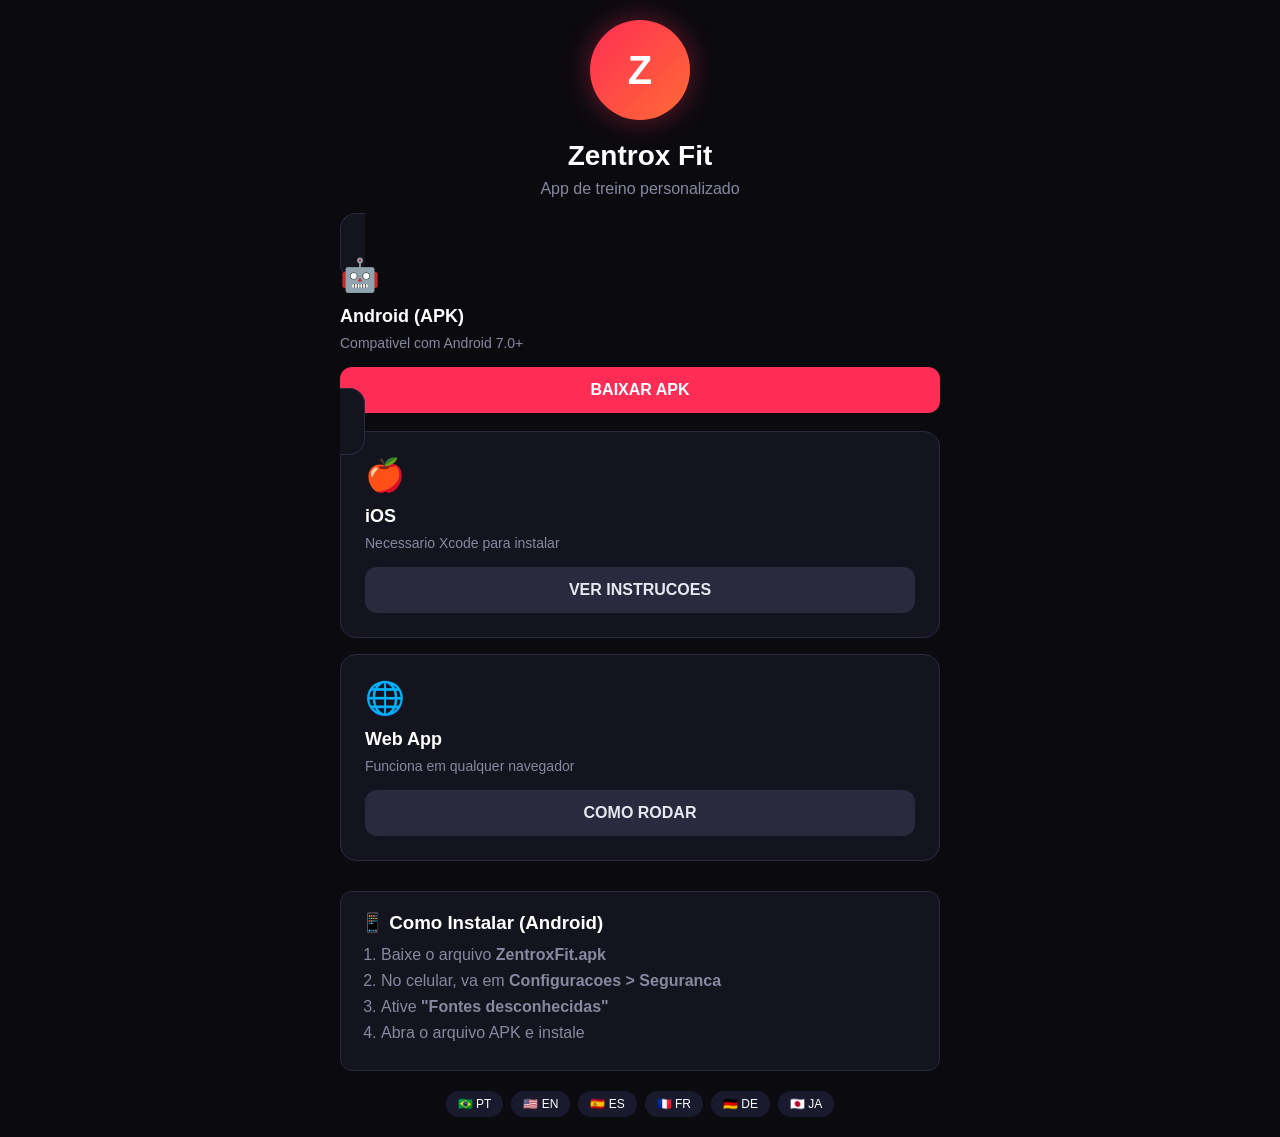
<file: releases/index.html>
<!DOCTYPE html>
<html lang="pt-BR">
<head>
    <meta charset="UTF-8">
    <meta name="viewport" content="width=device-width, initial-scale=1.0">
    <title>Zentrox Fit - Downloads</title>
    <style>
        * { margin: 0; padding: 0; box-sizing: border-box; }
        body { 
            font-family: -apple-system, BlinkMacSystemFont, 'Segoe UI', sans-serif;
            background: #0A0A0F;
            color: #FFFFFF;
            min-height: 100vh;
            padding: 20px;
        }
        .container { max-width: 600px; margin: 0 auto; }
        .header { text-align: center; margin-bottom: 40px; }
        .logo { 
            width: 100px; height: 100px; 
            background: linear-gradient(135deg, #FF2D55, #FF6B35);
            border-radius: 50%; 
            display: flex; align-items: center; justify-content: center;
            font-size: 40px; font-weight: bold;
            margin: 0 auto 20px;
            box-shadow: 0 0 30px rgba(255,45,85,0.4);
        }
        h1 { font-size: 28px; margin-bottom: 8px; }
        .subtitle { color: #8888A0; margin-bottom: 30px; }
        .download-card {
            background: #14141E;
            border: 1px solid #2A2A3E;
            border-radius: 16px;
            padding: 24px;
            margin-bottom: 16px;
            transition: transform 0.2s;
        }
        .download-card:hover { transform: translateY(-2px); }
        .platform-icon { font-size: 32px; margin-bottom: 12px; }
        .platform-name { font-size: 18px; font-weight: 700; margin-bottom: 8px; }
        .platform-desc { color: #8888A0; font-size: 14px; margin-bottom: 16px; }
        .btn {
            display: block;
            width: 100%;
            padding: 14px;
            border: none;
            border-radius: 12px;
            font-size: 16px;
            font-weight: 600;
            cursor: pointer;
            text-decoration: none;
            text-align: center;
            transition: opacity 0.2s;
        }
        .btn:hover { opacity: 0.9; }
        .btn-primary { background: #FF2D55; color: white; }
        .btn-secondary { background: #2A2A3E; color: #E8E8F0; }
        .instructions {
            background: #14141E;
            border: 1px solid #2A2A3E;
            border-radius: 12px;
            padding: 20px;
            margin-top: 30px;
        }
        .instructions h3 { margin-bottom: 12px; }
        .instructions ol { padding-left: 20px; color: #8888A0; }
        .instructions li { margin-bottom: 8px; }
        .languages { 
            display: flex; 
            gap: 8px; 
            margin-top: 20px;
            flex-wrap: wrap;
            justify-content: center;
        }
        .lang { 
            padding: 6px 12px;
            background: #1A1A2E;
            border-radius: 20px;
            font-size: 12px;
        }
    </style>
</head>
<body>
    <div class="container">
        <div class="header">
            <div class="logo">Z</div>
            <h1>Zentrox Fit</h1>
            <p class="subtitle">App de treino personalizado</p>
        </div>

        <a href="https://github.com/SEU_USUARIO/projeto-001/releases/latest/download/ZentroxFit.apk" class="download-card" style="text-decoration:none; color:inherit;">
            <div class="platform-icon">🤖</div>
            <div class="platform-name">Android (APK)</div>
            <div class="platform-desc">Compativel com Android 7.0+</div>
            <div class="btn btn-primary">BAIXAR APK</div>
        </a>

        <div class="download-card">
            <div class="platform-icon">🍎</div>
            <div class="platform-name">iOS</div>
            <div class="platform-desc">Necessario Xcode para instalar</div>
            <a href="https://github.com/SEU_USUARIO/projeto-001/tree/main/ios" class="btn btn-secondary" style="text-decoration:none;">
                VER INSTRUCOES
            </a>
        </div>

        <div class="download-card">
            <div class="platform-icon">🌐</div>
            <div class="platform-name">Web App</div>
            <div class="platform-desc">Funciona em qualquer navegador</div>
            <div class="btn btn-secondary" onclick="alert('Execute: cd web && python3 app.py')">
                COMO RODAR
            </div>
        </div>

        <div class="instructions">
            <h3>📱 Como Instalar (Android)</h3>
            <ol>
                <li>Baixe o arquivo <strong>ZentroxFit.apk</strong></li>
                <li>No celular, va em <strong>Configuracoes > Seguranca</strong></li>
                <li>Ative <strong>"Fontes desconhecidas"</strong></li>
                <li>Abra o arquivo APK e instale</li>
            </ol>
        </div>

        <div class="languages">
            <span class="lang">🇧🇷 PT</span>
            <span class="lang">🇺🇸 EN</span>
            <span class="lang">🇪🇸 ES</span>
            <span class="lang">🇫🇷 FR</span>
            <span class="lang">🇩🇪 DE</span>
            <span class="lang">🇯🇵 JA</span>
        </div>
    </div>
</body>
</html>
</file>
